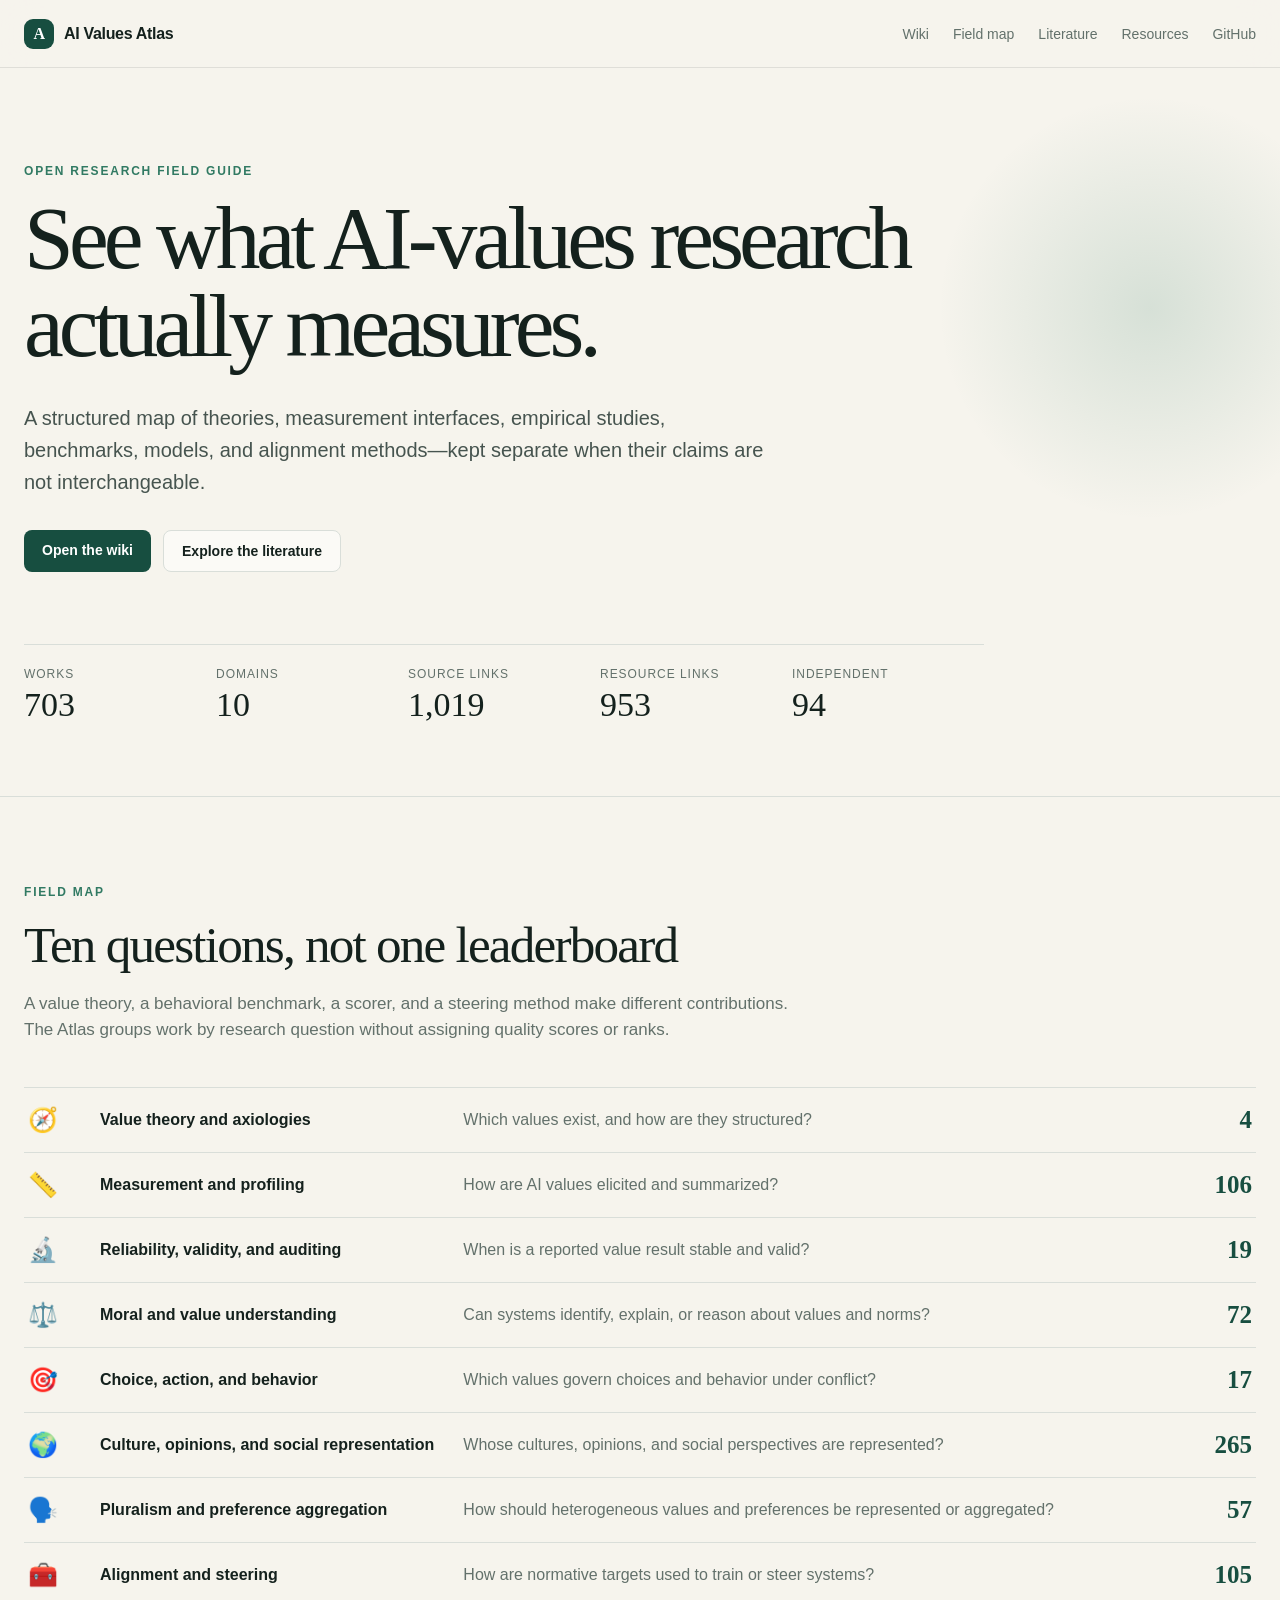
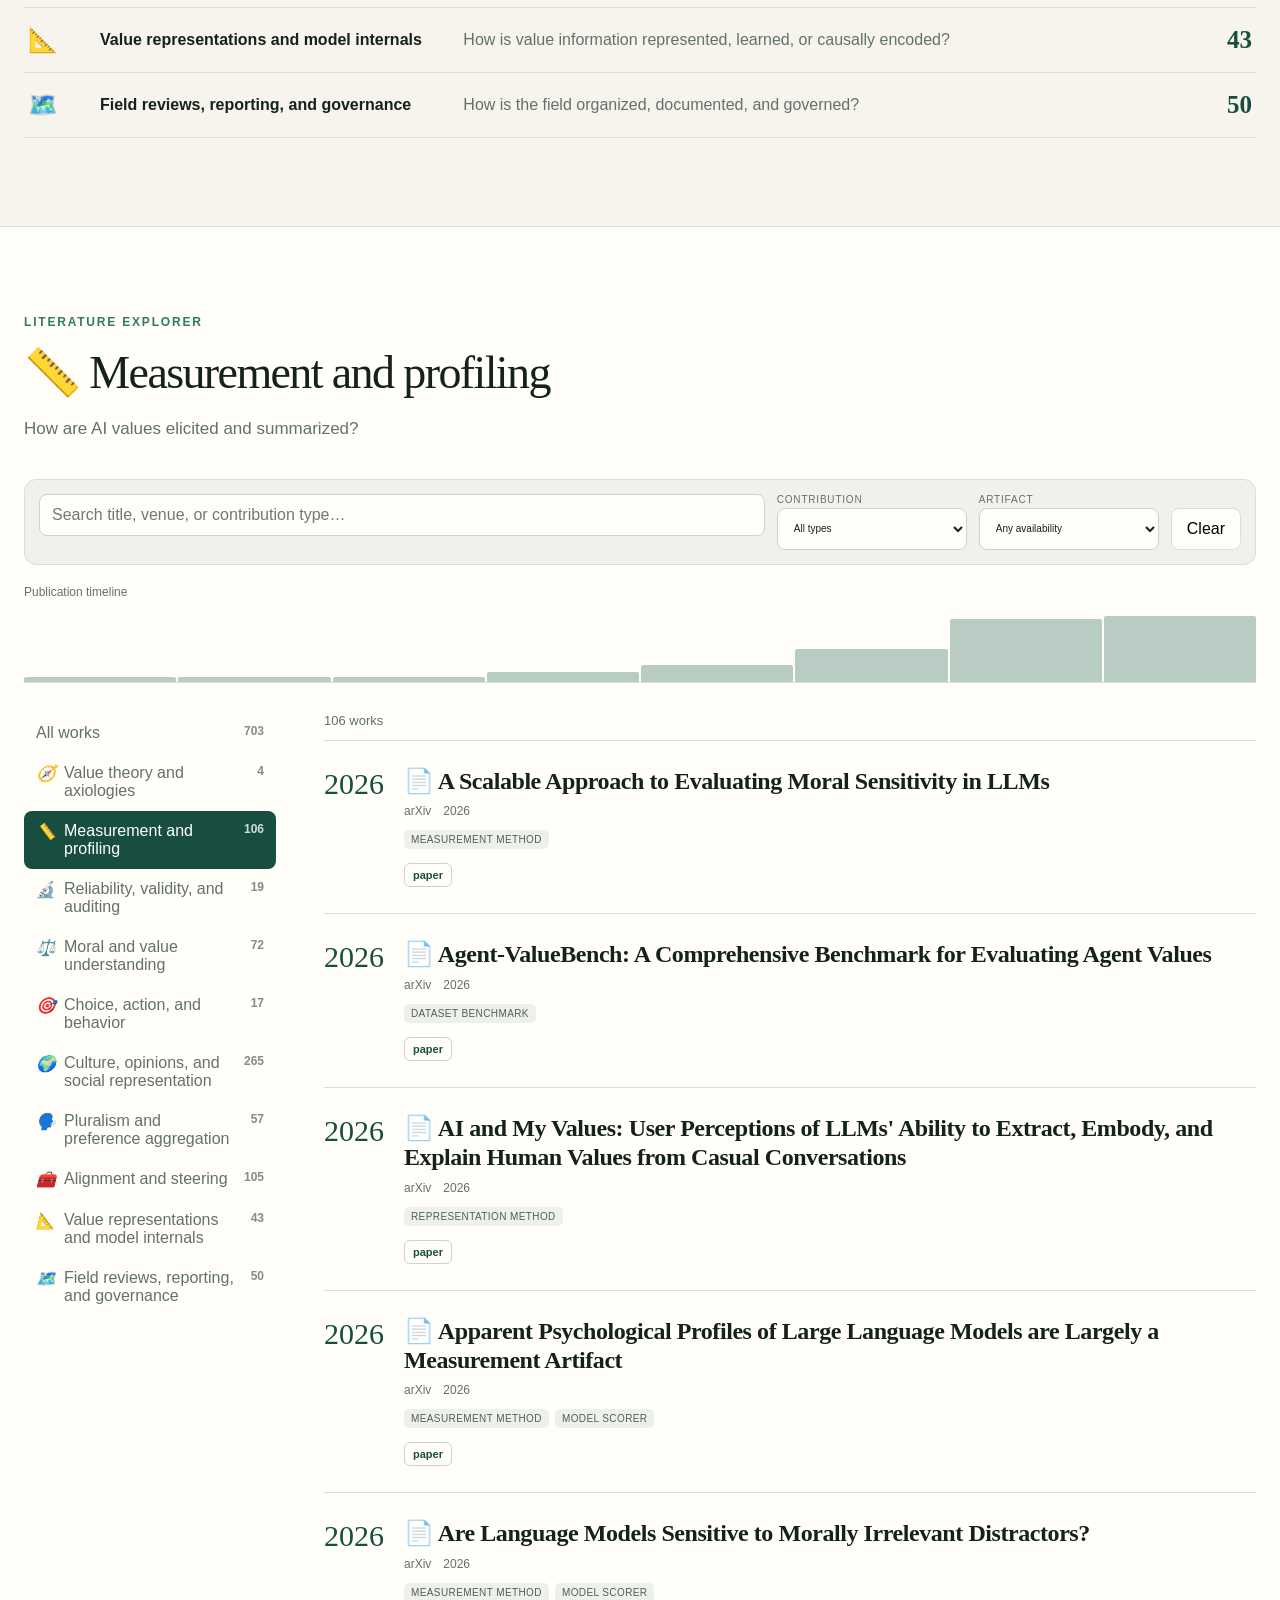
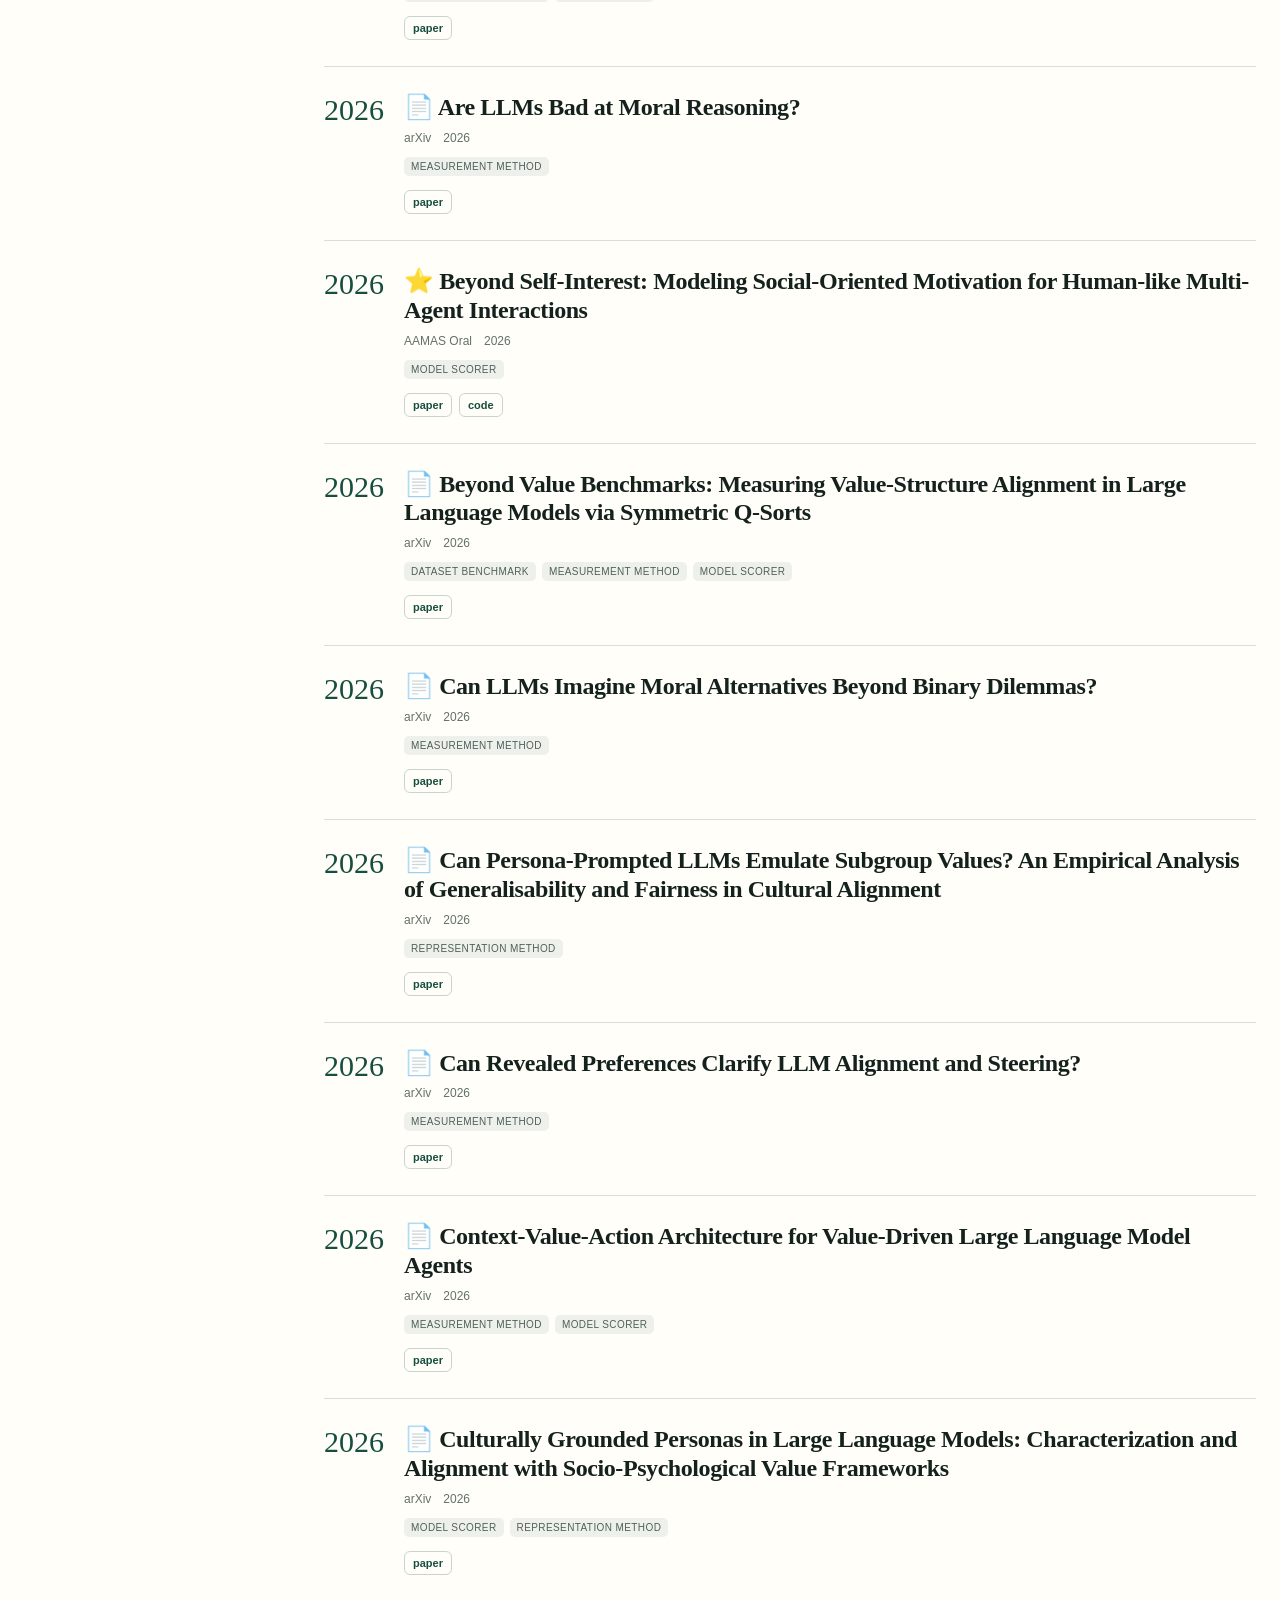
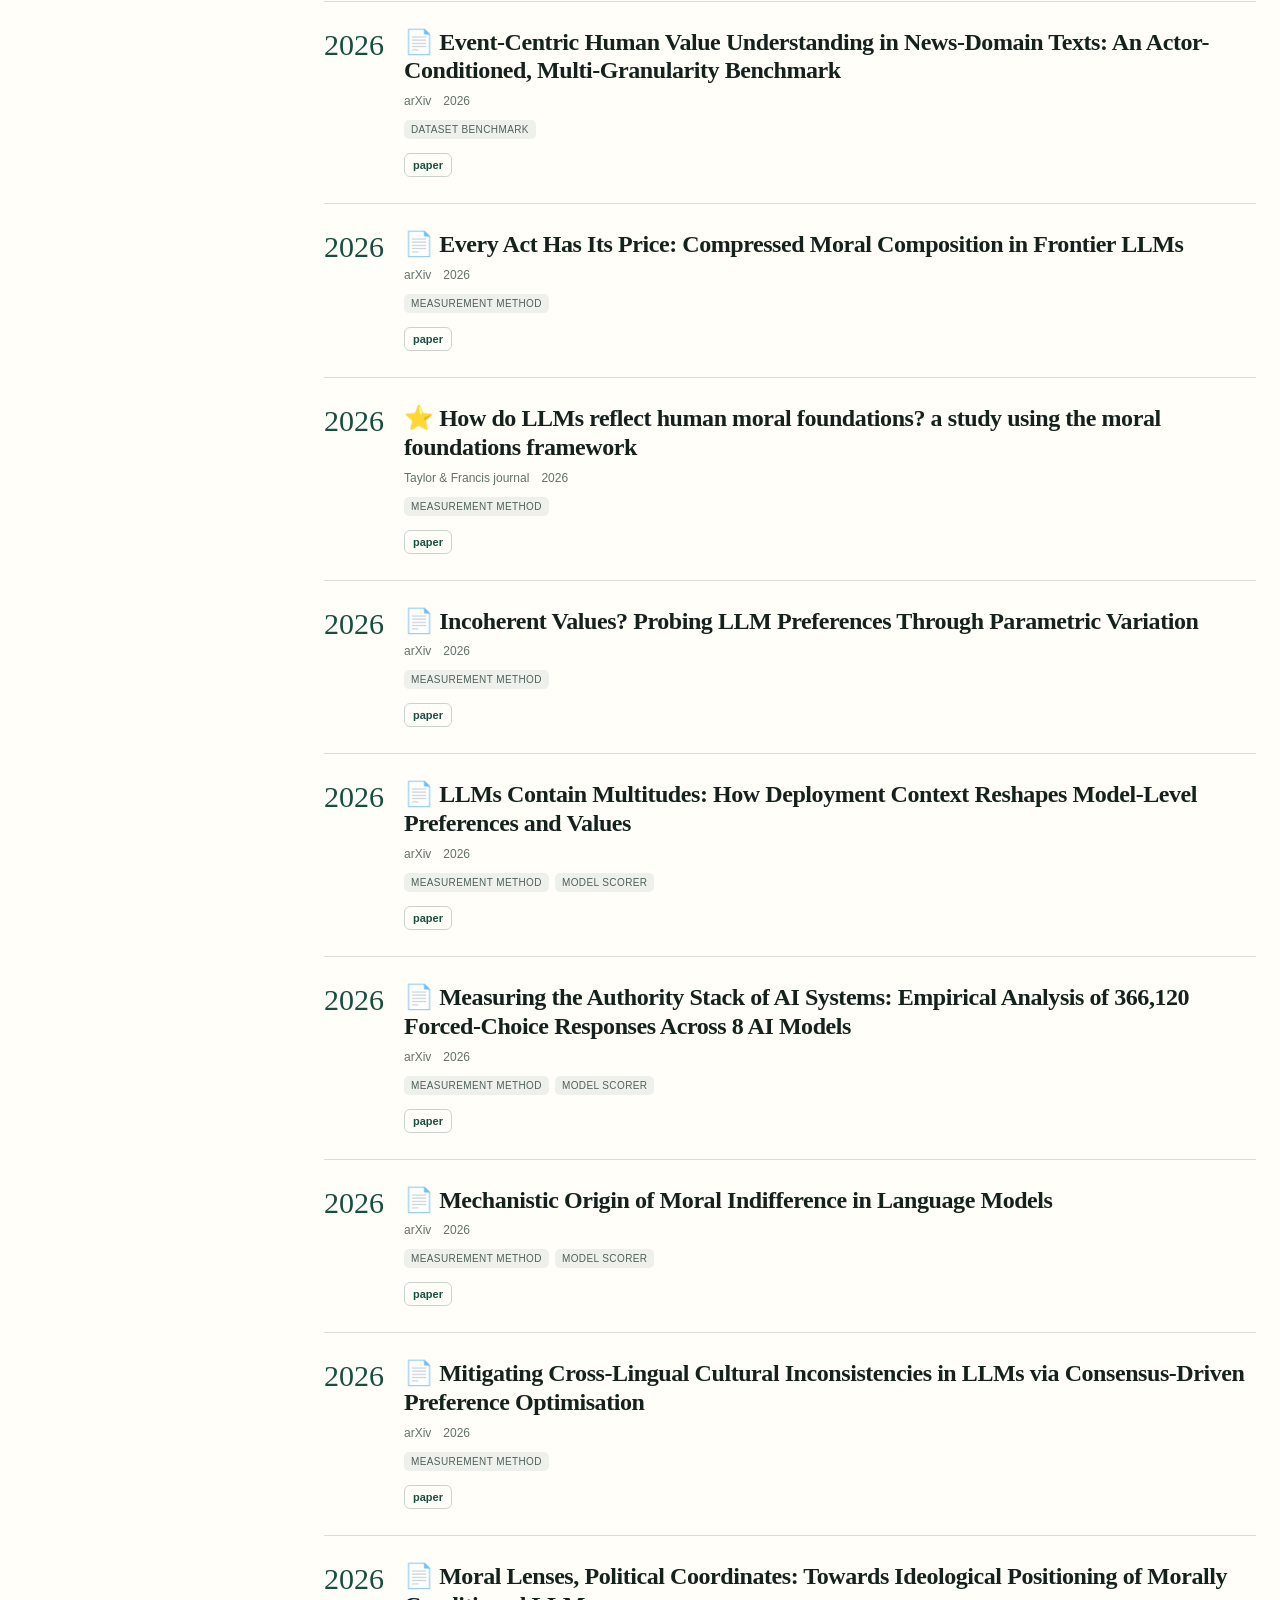
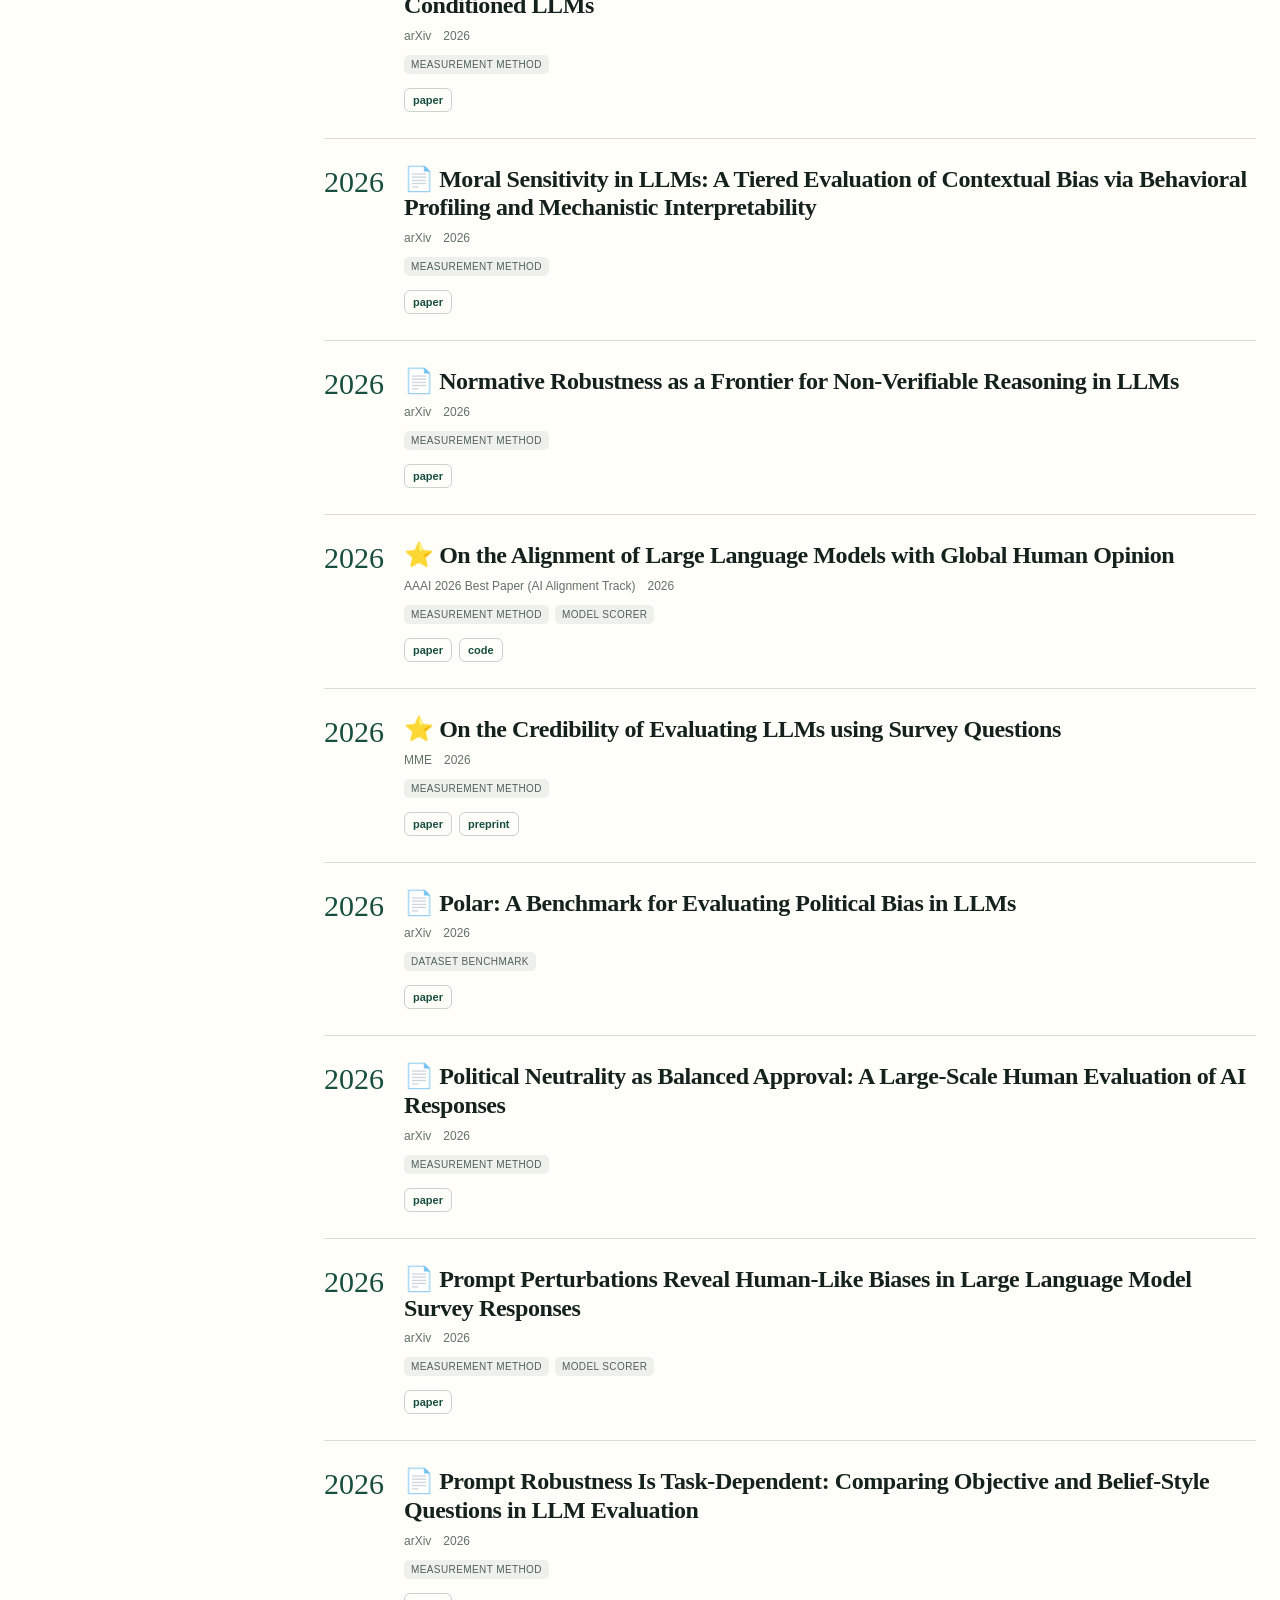
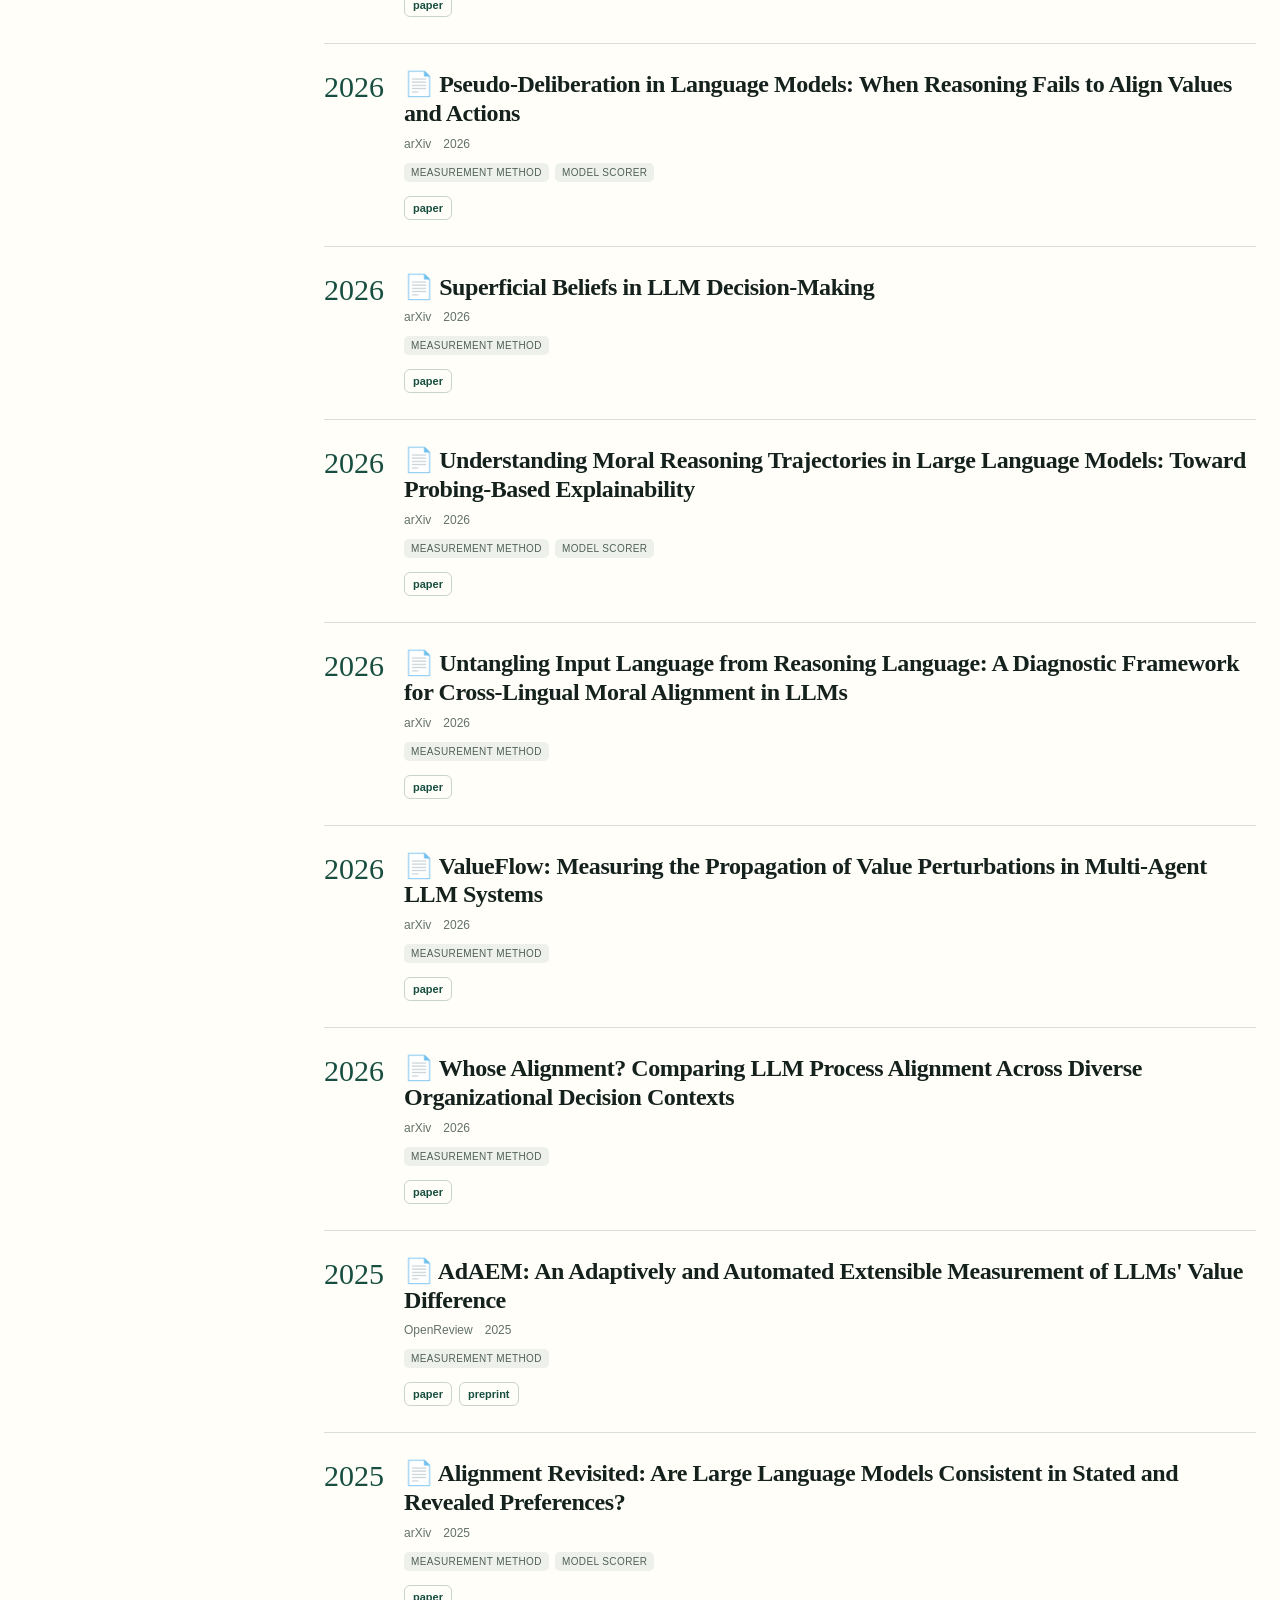
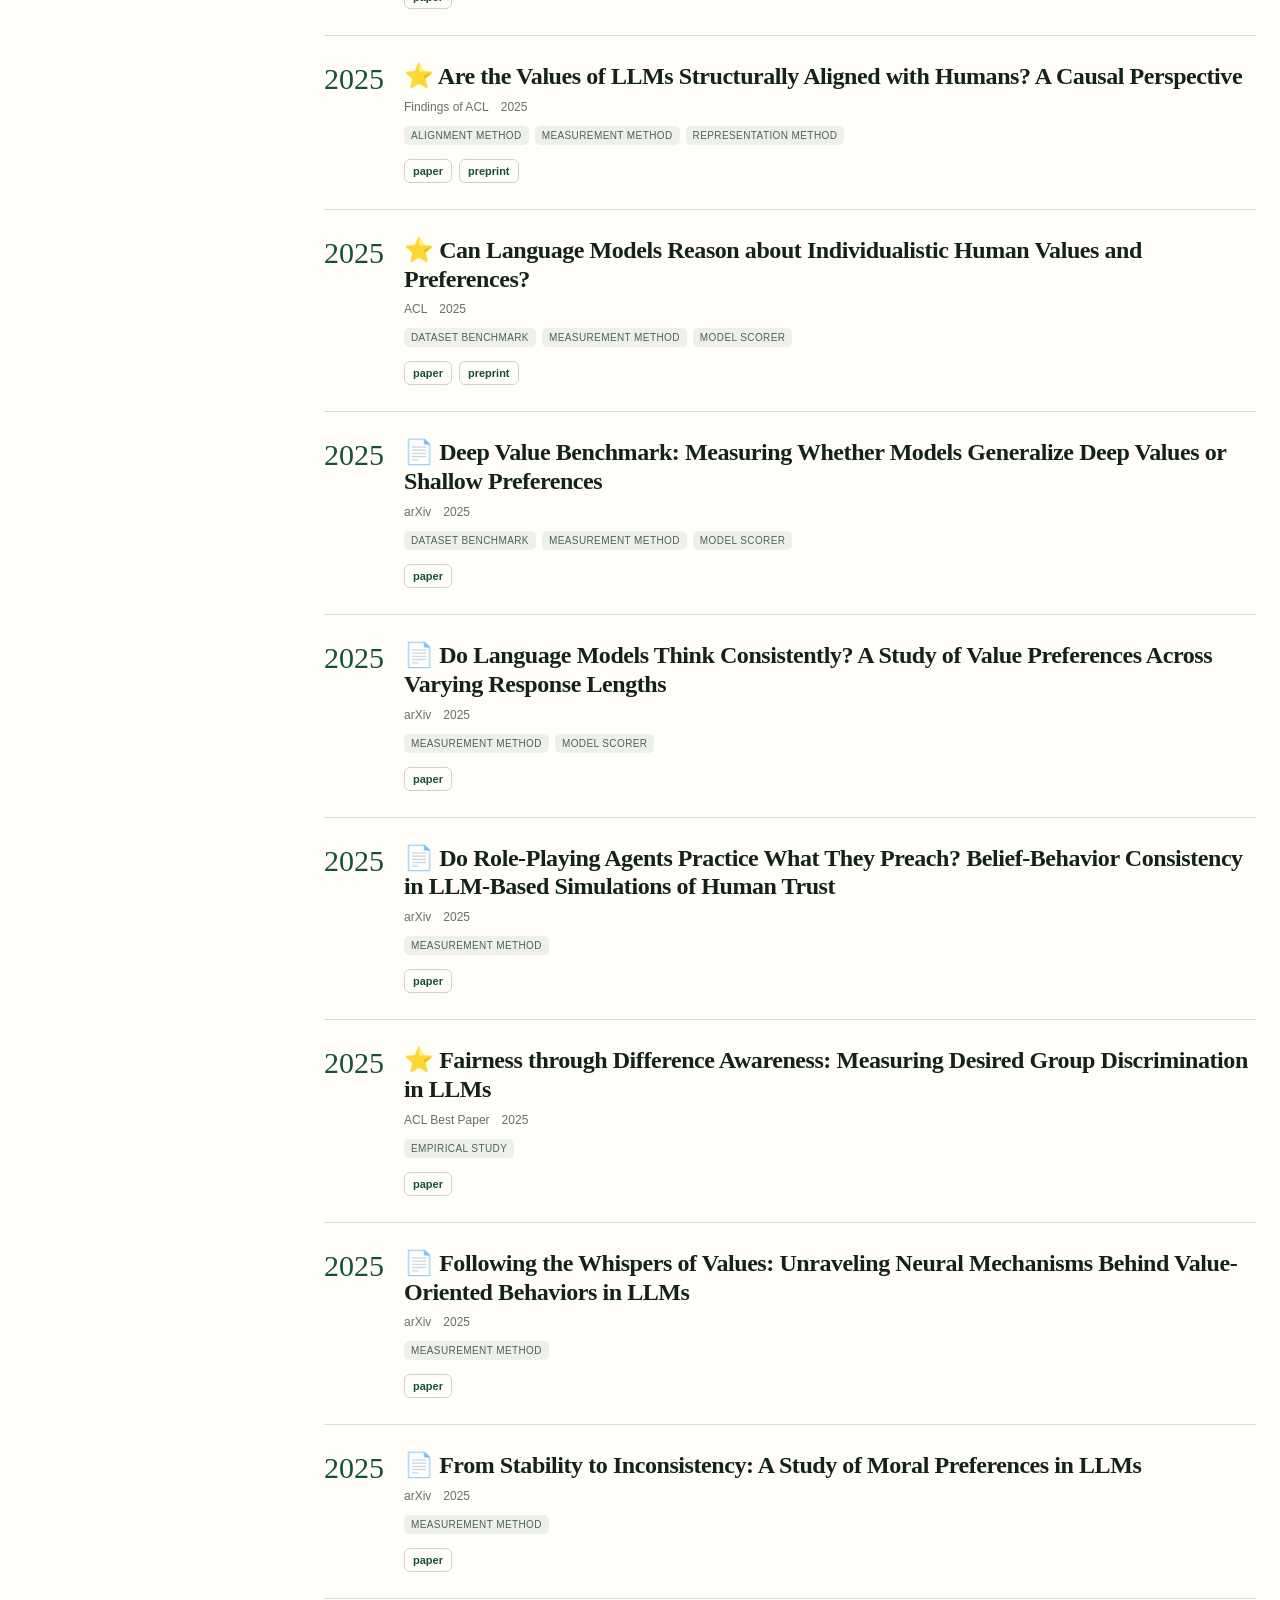
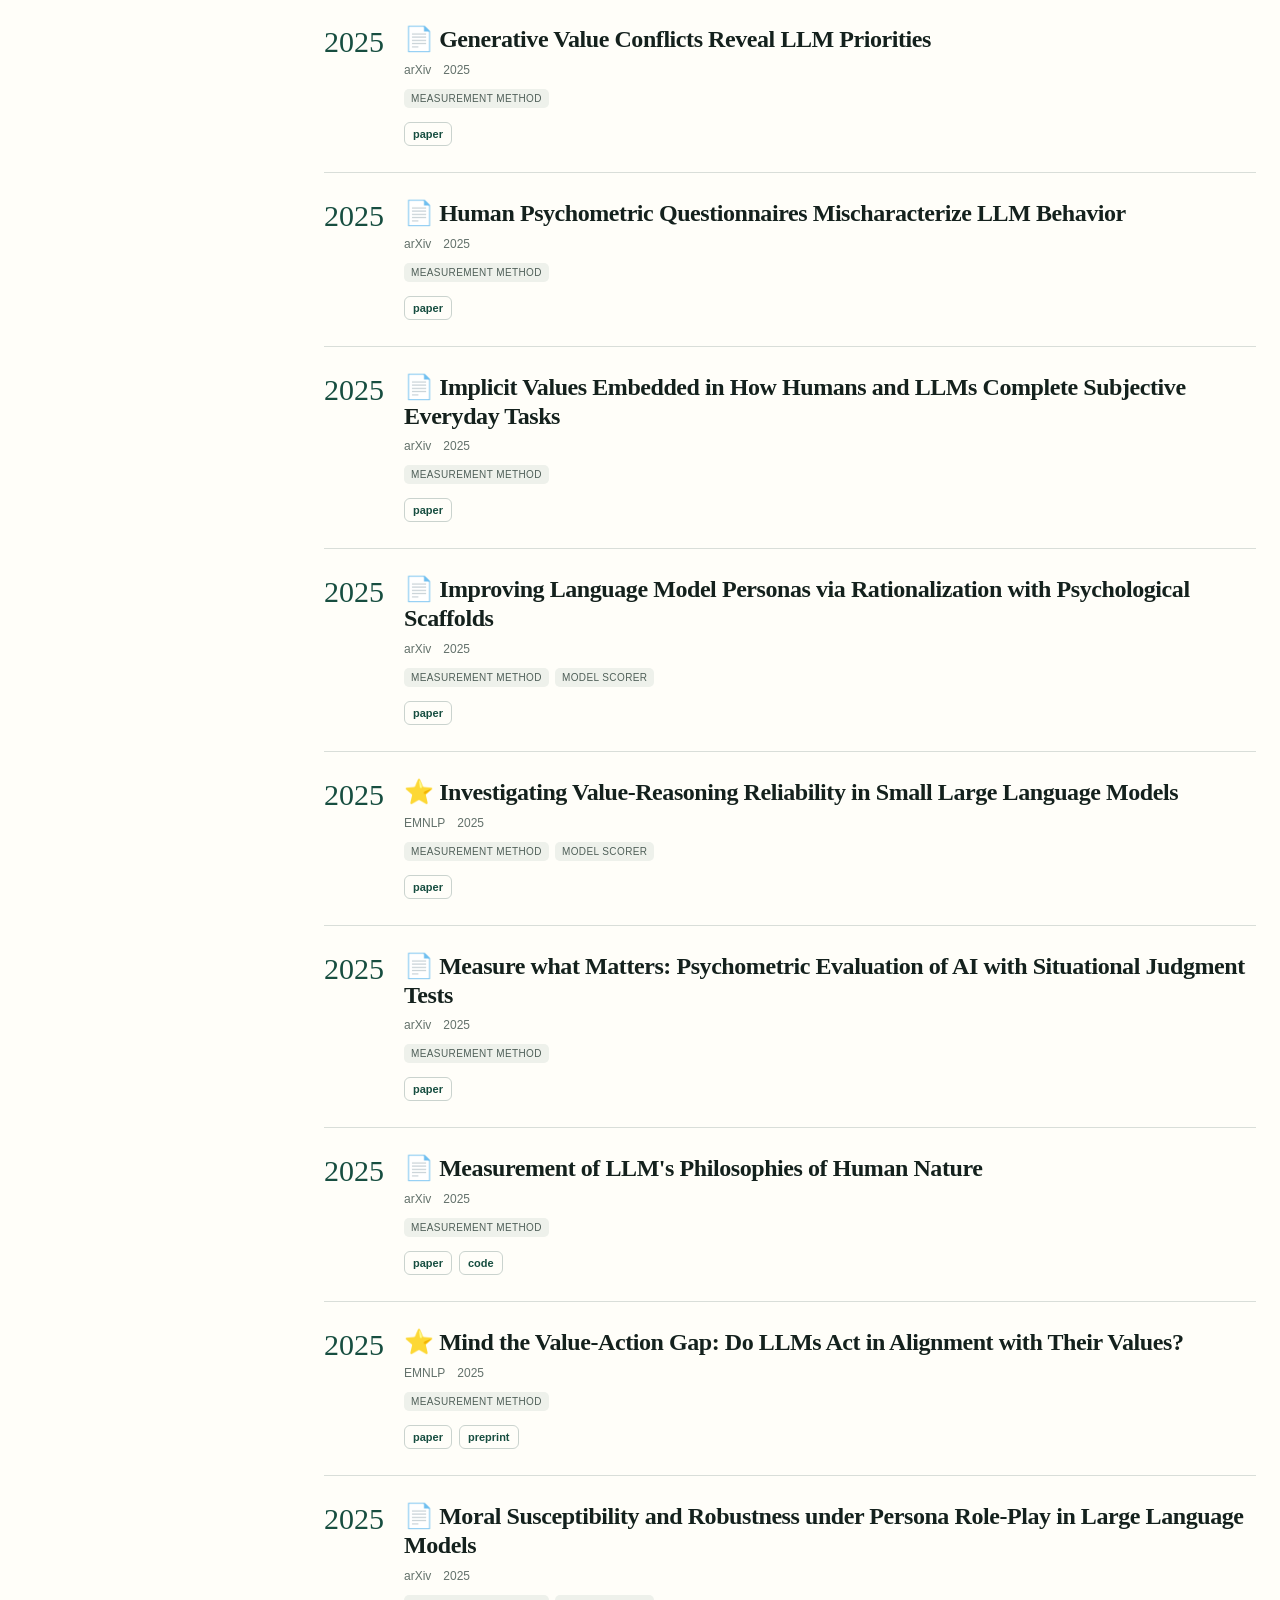
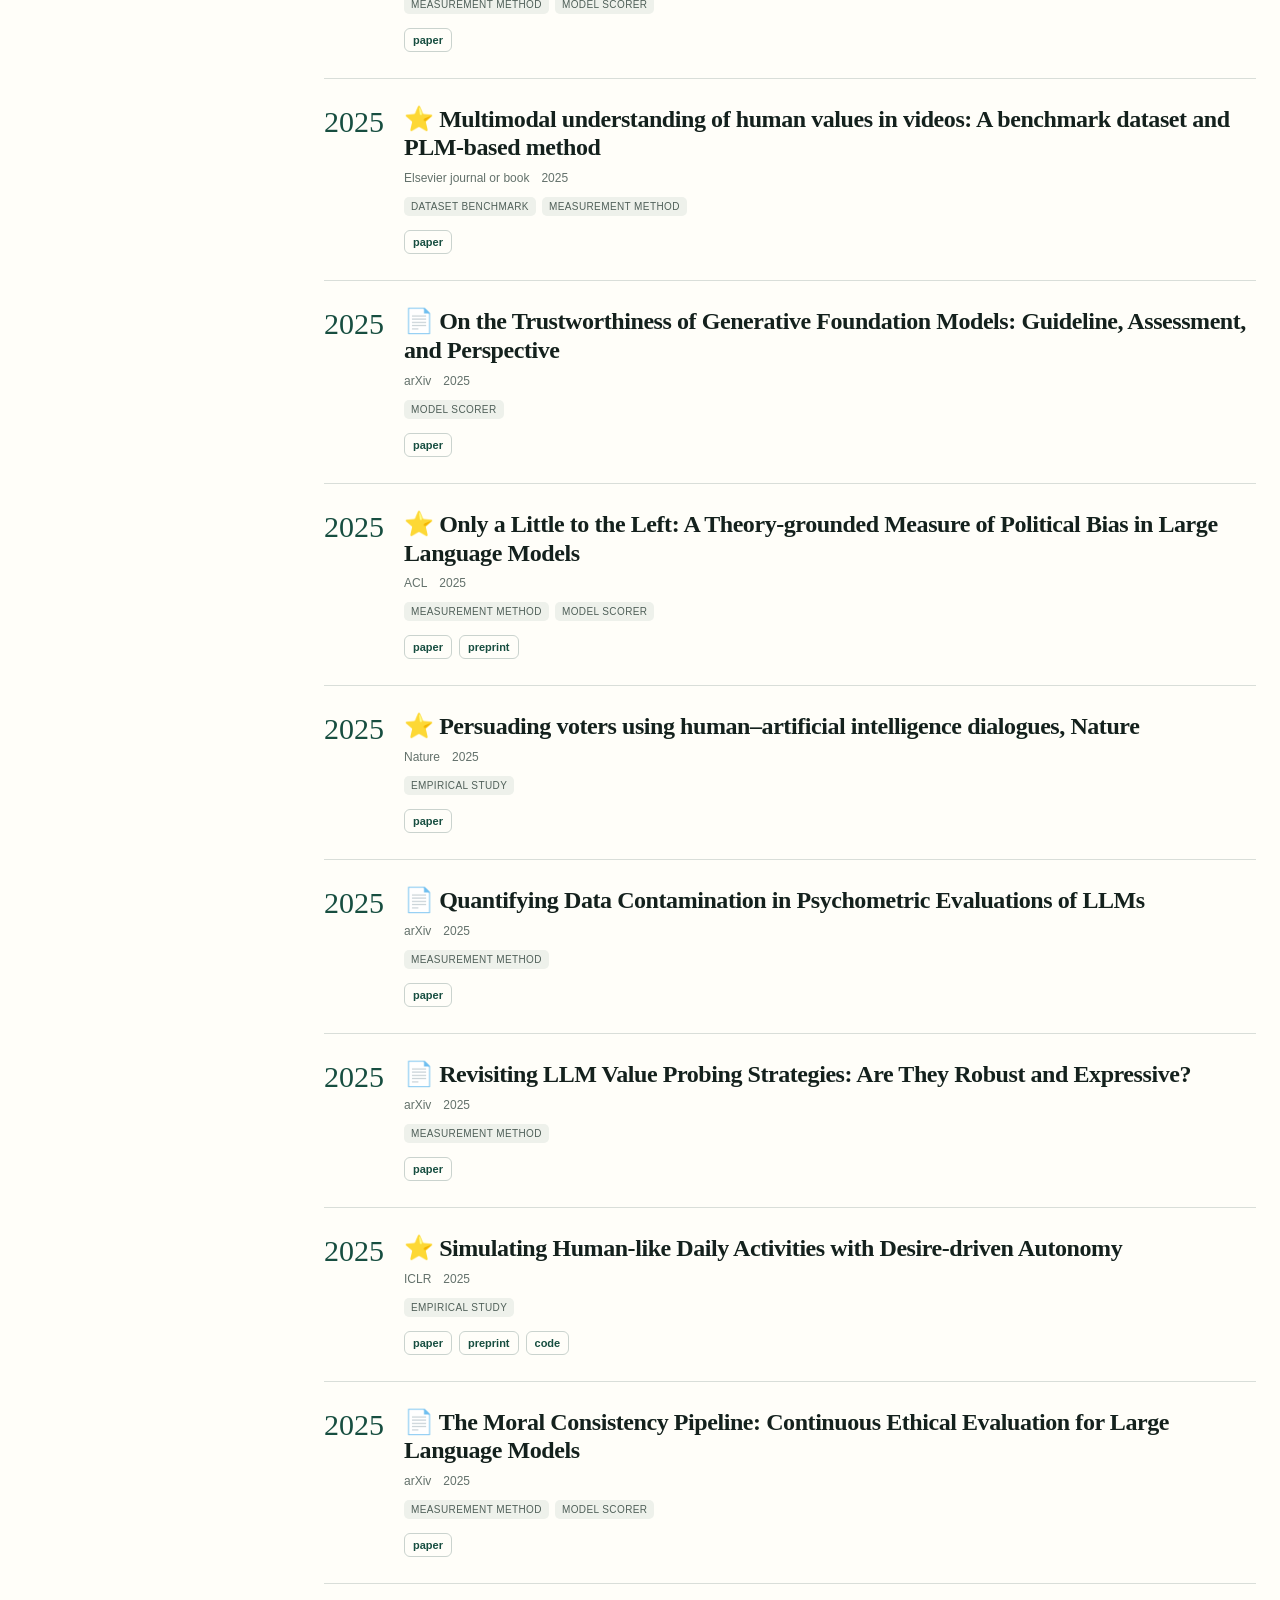
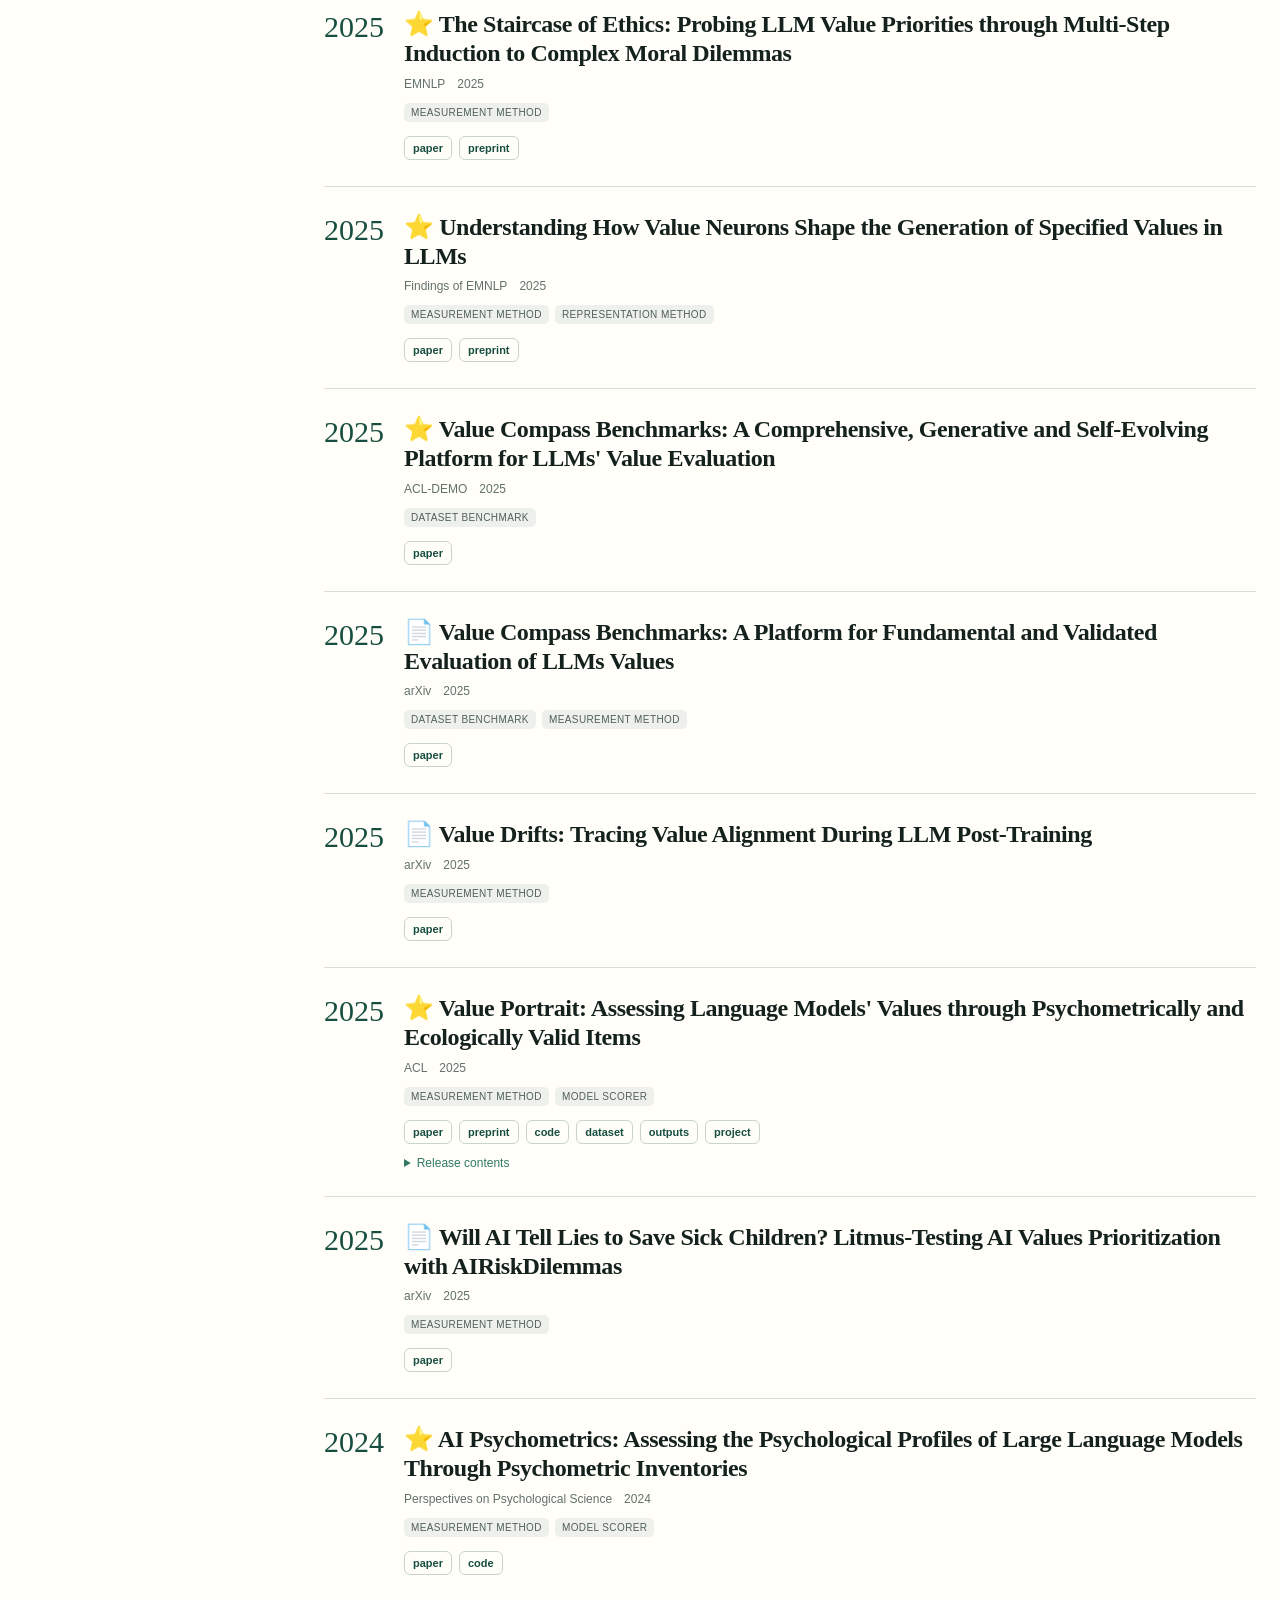
<file: site/index.html>
<!doctype html>
<html lang="en">
<head>
  <meta charset="utf-8">
  <meta name="viewport" content="width=device-width, initial-scale=1">
  <meta name="description" content="AI Values Atlas: a structured map of research on values in AI systems.">
  <title>AI Values Atlas</title>
  <link rel="stylesheet" href="styles.css">
</head>
<body>
  <header class="topbar">
    <a class="brand" href="#top" aria-label="AI Values Atlas home">
      <span class="brand-mark">A</span>
      <span>AI Values Atlas</span>
    </a>
    <nav aria-label="Primary navigation">
      <a href="learn/">Wiki</a>
      <a href="#field-map">Field map</a>
      <a href="#explorer">Literature</a>
      <a href="#resources">Resources</a>
      <a href="https://github.com/ikanam-ai/ai-values-atlas">GitHub</a>
    </nav>
  </header>

  <main id="top">
    <section class="hero">
      <p class="eyebrow">OPEN RESEARCH FIELD GUIDE</p>
      <h1>See what AI-values research<br>actually measures.</h1>
      <p class="lede">A structured map of theories, measurement interfaces, empirical studies, benchmarks, models, and alignment methods—kept separate when their claims are not interchangeable.</p>
      <div class="hero-actions">
        <a class="button primary" href="learn/">Open the wiki</a>
        <a class="button secondary" href="#explorer">Explore the literature</a>
      </div>
      <dl id="stats" class="stats" aria-label="Atlas coverage"></dl>
    </section>

    <section id="field-map" class="section field-map">
      <div class="section-intro">
        <p class="eyebrow">FIELD MAP</p>
        <h2>Ten questions, not one leaderboard</h2>
        <p>A value theory, a behavioral benchmark, a scorer, and a steering method make different contributions. The Atlas groups work by research question without assigning quality scores or ranks.</p>
      </div>
      <div id="domain-map" class="domain-map"></div>
    </section>

    <section id="explorer" class="section explorer">
      <div class="explorer-head">
        <div>
          <p class="eyebrow">LITERATURE EXPLORER</p>
          <h2 id="domain-title">Research domain</h2>
          <p id="domain-question" class="domain-question"></p>
        </div>
      </div>

      <div class="controls" role="search">
        <label class="search-control">
          <span class="sr-only">Search works</span>
          <input id="search" type="search" placeholder="Search title, venue, or contribution type…" autocomplete="off">
        </label>
        <label>
          <span>Contribution</span>
          <select id="type-filter"><option value="">All types</option></select>
        </label>
        <label>
          <span>Artifact</span>
          <select id="artifact-filter">
            <option value="">Any availability</option>
            <option value="code">Code</option>
            <option value="dataset">Dataset</option>
            <option value="model">Model</option>
            <option value="prompts">Prompts</option>
            <option value="outputs">Outputs</option>
          </select>
        </label>
        <button id="clear-filters" class="quiet-button" type="button">Clear</button>
      </div>

      <div class="timeline-shell">
        <div class="timeline-label"><span>Publication timeline</span><button id="clear-year" type="button" hidden>Clear year</button></div>
        <div id="timeline" class="timeline" aria-label="Filter by publication year"></div>
      </div>

      <div class="explorer-layout">
        <aside aria-label="Research domains">
          <button class="domain-nav all-works" data-domain="all" type="button"><span>All works</span><b id="all-count"></b></button>
          <div id="domain-nav"></div>
        </aside>
        <div class="results">
          <div class="results-meta"><span id="result-count"></span><span id="active-filter"></span></div>
          <ol id="work-list" class="work-list"></ol>
        </div>
      </div>
    </section>

    <section id="resources" class="section resources-section">
      <div class="section-intro">
        <p class="eyebrow">INDEPENDENT RESOURCES</p>
        <h2>Instruments, datasets, books, courses, and living catalogs</h2>
        <p>These links are useful parts of the field, but are not presented as artifacts of a particular paper.</p>
      </div>
      <div class="resource-controls">
        <input id="resource-search" type="search" placeholder="Search independent resources…">
        <select id="resource-kind"><option value="">All resource types</option></select>
      </div>
      <div id="resource-list" class="resource-list"></div>
    </section>
  </main>

  <footer>
    <strong>AI Values Atlas</strong>
    <span>Open field map for research and measurement.</span>
    <a href="https://github.com/ikanam-ai/ai-values-atlas">Browse on GitHub</a>
  </footer>
  <script src="app.js"></script>
</body>
</html>
</file>
<file: site/styles.css>
:root {
  --ink: #14211d;
  --muted: #63716b;
  --paper: #f6f4ed;
  --surface: #fffef9;
  --line: #d9ded9;
  --green: #174e40;
  --green-2: #317a63;
  --mint: #dcece4;
  --orange: #d86f38;
  --violet: #7166a5;
  --shadow: 0 20px 60px rgba(25, 49, 40, .08);
  font-family: Inter, ui-sans-serif, -apple-system, BlinkMacSystemFont, "Segoe UI", sans-serif;
  color: var(--ink);
  background: var(--paper);
}

* { box-sizing: border-box; }
html { scroll-behavior: smooth; }
body { margin: 0; background: var(--paper); }
a { color: inherit; }
button, input, select { font: inherit; }
.sr-only { position: absolute; width: 1px; height: 1px; padding: 0; margin: -1px; overflow: hidden; clip: rect(0,0,0,0); white-space: nowrap; border: 0; }

.topbar {
  position: sticky; top: 0; z-index: 50; height: 68px; padding: 0 max(24px, calc((100vw - 1280px)/2));
  display: flex; align-items: center; justify-content: space-between; background: rgba(246,244,237,.92);
  border-bottom: 1px solid rgba(20,33,29,.1); backdrop-filter: blur(18px);
}
.brand { display: flex; align-items: center; gap: 10px; font-weight: 760; text-decoration: none; letter-spacing: -.02em; }
.brand-mark { display: grid; place-items: center; width: 30px; height: 30px; border-radius: 9px; color: white; background: var(--green); font-family: Georgia, serif; }
.topbar nav { display: flex; gap: 24px; }
.topbar nav a { color: var(--muted); text-decoration: none; font-size: 14px; }
.topbar nav a:hover { color: var(--ink); }

.hero { max-width: 1280px; margin: 0 auto; padding: 96px 24px 72px; position: relative; overflow: hidden; }
.hero::after { content: ""; position: absolute; right: -90px; top: 20px; width: 440px; height: 440px; border-radius: 50%; background: radial-gradient(circle, rgba(49,122,99,.16), transparent 68%); pointer-events: none; }
.eyebrow { margin: 0 0 16px; color: var(--green-2); font-size: 12px; font-weight: 800; letter-spacing: .15em; }
h1 { max-width: 920px; margin: 0; font-family: Georgia, "Times New Roman", serif; font-size: clamp(52px, 7vw, 92px); line-height: .98; letter-spacing: -.055em; font-weight: 500; }
.lede { max-width: 750px; margin: 32px 0 0; color: #46544f; font-size: 20px; line-height: 1.6; }
.hero-actions { display: flex; gap: 12px; margin-top: 32px; }
.button { padding: 12px 18px; border-radius: 8px; text-decoration: none; font-size: 14px; font-weight: 700; }
.button.primary { background: var(--green); color: white; }
.button.secondary { border: 1px solid var(--line); background: rgba(255,255,255,.55); }
.stats { display: grid; grid-template-columns: repeat(5, minmax(120px,1fr)); max-width: 960px; margin: 72px 0 0; border-top: 1px solid var(--line); }
.stat { padding: 22px 20px 0 0; }
.stat dt { color: var(--muted); font-size: 12px; text-transform: uppercase; letter-spacing: .08em; }
.stat dd { margin: 5px 0 0; font-family: Georgia, serif; font-size: 34px; }

.section { max-width: 1280px; margin: 0 auto; padding: 88px 24px; }
.section-intro { max-width: 780px; }
h2 { margin: 0; font-family: Georgia, serif; font-size: clamp(36px, 4vw, 56px); letter-spacing: -.035em; font-weight: 500; }
.section-intro > p:last-child, .domain-question { color: var(--muted); font-size: 17px; line-height: 1.55; }
.field-map { border-top: 1px solid var(--line); }
.domain-map { margin-top: 44px; border-top: 1px solid var(--line); }
.domain-map-row { display: grid; grid-template-columns: 54px minmax(240px, 1fr) 2fr 80px; gap: 18px; align-items: center; padding: 18px 4px; border-bottom: 1px solid var(--line); cursor: pointer; }
.domain-map-row:hover { background: rgba(255,255,255,.45); }
.domain-map-row .icon { font-size: 24px; }
.domain-map-row strong { font-size: 16px; }
.domain-map-row p { margin: 0; color: var(--muted); }
.domain-map-row b { justify-self: end; color: var(--green); font-family: Georgia, serif; font-size: 25px; }

.explorer { max-width: none; padding-left: max(24px, calc((100vw - 1280px)/2)); padding-right: max(24px, calc((100vw - 1280px)/2)); background: var(--surface); border-block: 1px solid var(--line); }
.explorer-head { display: flex; align-items: end; justify-content: space-between; gap: 30px; }
.explorer-head h2 { font-size: 46px; }
.domain-question { margin-bottom: 0; }
.controls { display: grid; grid-template-columns: minmax(260px, 1fr) 190px 180px auto; gap: 12px; margin-top: 36px; padding: 14px; background: #f0f1eb; border: 1px solid var(--line); border-radius: 12px; }
.controls label:not(.search-control) { display: grid; grid-template-columns: 1fr; gap: 3px; color: var(--muted); font-size: 10px; text-transform: uppercase; letter-spacing: .08em; }
input, select { width: 100%; min-height: 42px; padding: 9px 12px; border: 1px solid #ccd2cd; border-radius: 8px; color: var(--ink); background: var(--surface); outline: none; }
input:focus, select:focus { border-color: var(--green-2); box-shadow: 0 0 0 3px rgba(49,122,99,.12); }
.quiet-button { align-self: end; min-height: 42px; padding: 8px 15px; border: 1px solid var(--line); border-radius: 8px; background: var(--surface); cursor: pointer; }

.timeline-shell { margin: 20px 0 30px; }
.timeline-label { display: flex; justify-content: space-between; margin-bottom: 8px; color: var(--muted); font-size: 12px; }
.timeline-label button { padding: 0; border: 0; color: var(--green-2); background: transparent; cursor: pointer; }
.timeline { display: flex; align-items: end; gap: 2px; height: 76px; padding-top: 8px; border-bottom: 1px solid var(--line); }
.year-bar { position: relative; flex: 1; min-width: 3px; height: var(--h); border: 0; border-radius: 2px 2px 0 0; background: #b9ccc4; cursor: pointer; }
.year-bar:hover, .year-bar.active { background: var(--green); }
.year-bar::after { content: attr(data-year); position: absolute; left: 50%; top: -22px; transform: translateX(-50%); display: none; padding: 3px 5px; color: white; background: var(--ink); border-radius: 4px; font-size: 10px; white-space: nowrap; }
.year-bar:hover::after { display: block; }

.explorer-layout { display: grid; grid-template-columns: 260px minmax(0,1fr); gap: 40px; }
.explorer-layout aside { position: sticky; top: 88px; align-self: start; max-height: calc(100vh - 110px); overflow: auto; padding-right: 8px; }
.domain-nav { width: 100%; display: flex; justify-content: space-between; gap: 10px; padding: 11px 12px; border: 0; border-radius: 8px; color: var(--muted); background: transparent; text-align: left; cursor: pointer; }
.domain-nav:hover { background: #eef1eb; color: var(--ink); }
.domain-nav.active { color: white; background: var(--green); }
.domain-nav b { font-size: 12px; opacity: .8; }
.domain-nav .nav-name { display: flex; gap: 8px; }
.results-meta { display: flex; justify-content: space-between; min-height: 28px; color: var(--muted); font-size: 13px; border-bottom: 1px solid var(--line); }
.work-list { margin: 0; padding: 0; list-style: none; }
.work-row { display: grid; grid-template-columns: 58px minmax(0,1fr); gap: 22px; padding: 26px 0; border-bottom: 1px solid var(--line); }
.year-mark { color: var(--green); font-family: Georgia, serif; font-size: 30px; }
.year-mark small { display: block; margin-top: 3px; color: var(--muted); font-family: inherit; font-size: 11px; }
.work-title { margin: 0; font-family: Georgia, serif; font-size: 24px; line-height: 1.2; letter-spacing: -.018em; }
.work-meta { display: flex; flex-wrap: wrap; gap: 5px 12px; margin: 9px 0 0; color: var(--muted); font-size: 12px; }
.tags { display: flex; flex-wrap: wrap; gap: 6px; margin-top: 12px; }
.tag { padding: 4px 7px; border-radius: 5px; background: #eef1eb; color: #506059; font-size: 10px; text-transform: uppercase; letter-spacing: .04em; }
.artifact-links { display: flex; flex-wrap: wrap; gap: 7px; margin-top: 14px; }
.artifact-link { padding: 5px 8px; border: 1px solid #cad3ce; border-radius: 6px; color: var(--green); text-decoration: none; font-size: 11px; font-weight: 700; }
.artifact-link:hover { border-color: var(--green); background: var(--mint); }
.release-note { margin-top: 12px; }
.release-note summary { color: var(--green-2); font-size: 12px; cursor: pointer; }
.release-note p { margin: 8px 0 0; color: var(--muted); font-size: 12px; line-height: 1.5; }
.empty { padding: 50px 0; color: var(--muted); text-align: center; }

.resources-section { border-bottom: 1px solid var(--line); }
.resource-controls { display: grid; grid-template-columns: 1fr 260px; gap: 12px; max-width: 760px; margin-top: 30px; }
.resource-list { margin-top: 34px; columns: 2; column-gap: 34px; }
.resource-item { break-inside: avoid; display: grid; grid-template-columns: 1fr auto; gap: 12px; padding: 14px 0; border-bottom: 1px solid var(--line); }
.resource-item a { font-family: Georgia, serif; font-size: 17px; text-decoration: none; }
.resource-item a:hover { text-decoration: underline; }
.resource-item span { color: var(--muted); font-size: 10px; text-transform: uppercase; }

footer { max-width: 1280px; margin: 0 auto; padding: 40px 24px 70px; display: flex; gap: 24px; color: var(--muted); font-size: 13px; }
footer strong { color: var(--ink); }
footer a { margin-left: auto; color: var(--green); }

@media (max-width: 900px) {
  .topbar nav a:not(:last-child) { display: none; }
  .stats { grid-template-columns: repeat(2, 1fr); }
  .domain-map-row { grid-template-columns: 42px 1fr 54px; }
  .domain-map-row p { display: none; }
  .explorer-head { align-items: start; flex-direction: column; }
  .controls { grid-template-columns: 1fr 1fr; }
  .search-control { grid-column: 1 / -1; }
  .explorer-layout { grid-template-columns: 1fr; }
  .explorer-layout aside { position: static; display: flex; overflow-x: auto; padding-bottom: 10px; }
  #domain-nav { display: flex; }
  .domain-nav { flex: 0 0 220px; }
  .all-works { flex-basis: 130px; }
  .work-row { grid-template-columns: 44px minmax(0,1fr); }
  .resource-list { columns: 1; }
}

@media (max-width: 560px) {
  .hero { padding-top: 60px; }
  h1 { font-size: 48px; }
  .lede { font-size: 17px; }
  .stats { grid-template-columns: 1fr 1fr; }
  .section { padding-block: 64px; }
  .controls, .resource-controls { grid-template-columns: 1fr; }
  .work-row { grid-template-columns: 1fr; gap: 8px; }
  .year-mark { font-size: 20px; }
  .year-mark small { display: inline; }
  footer { flex-direction: column; }
  footer a { margin-left: 0; }
}
</file>
